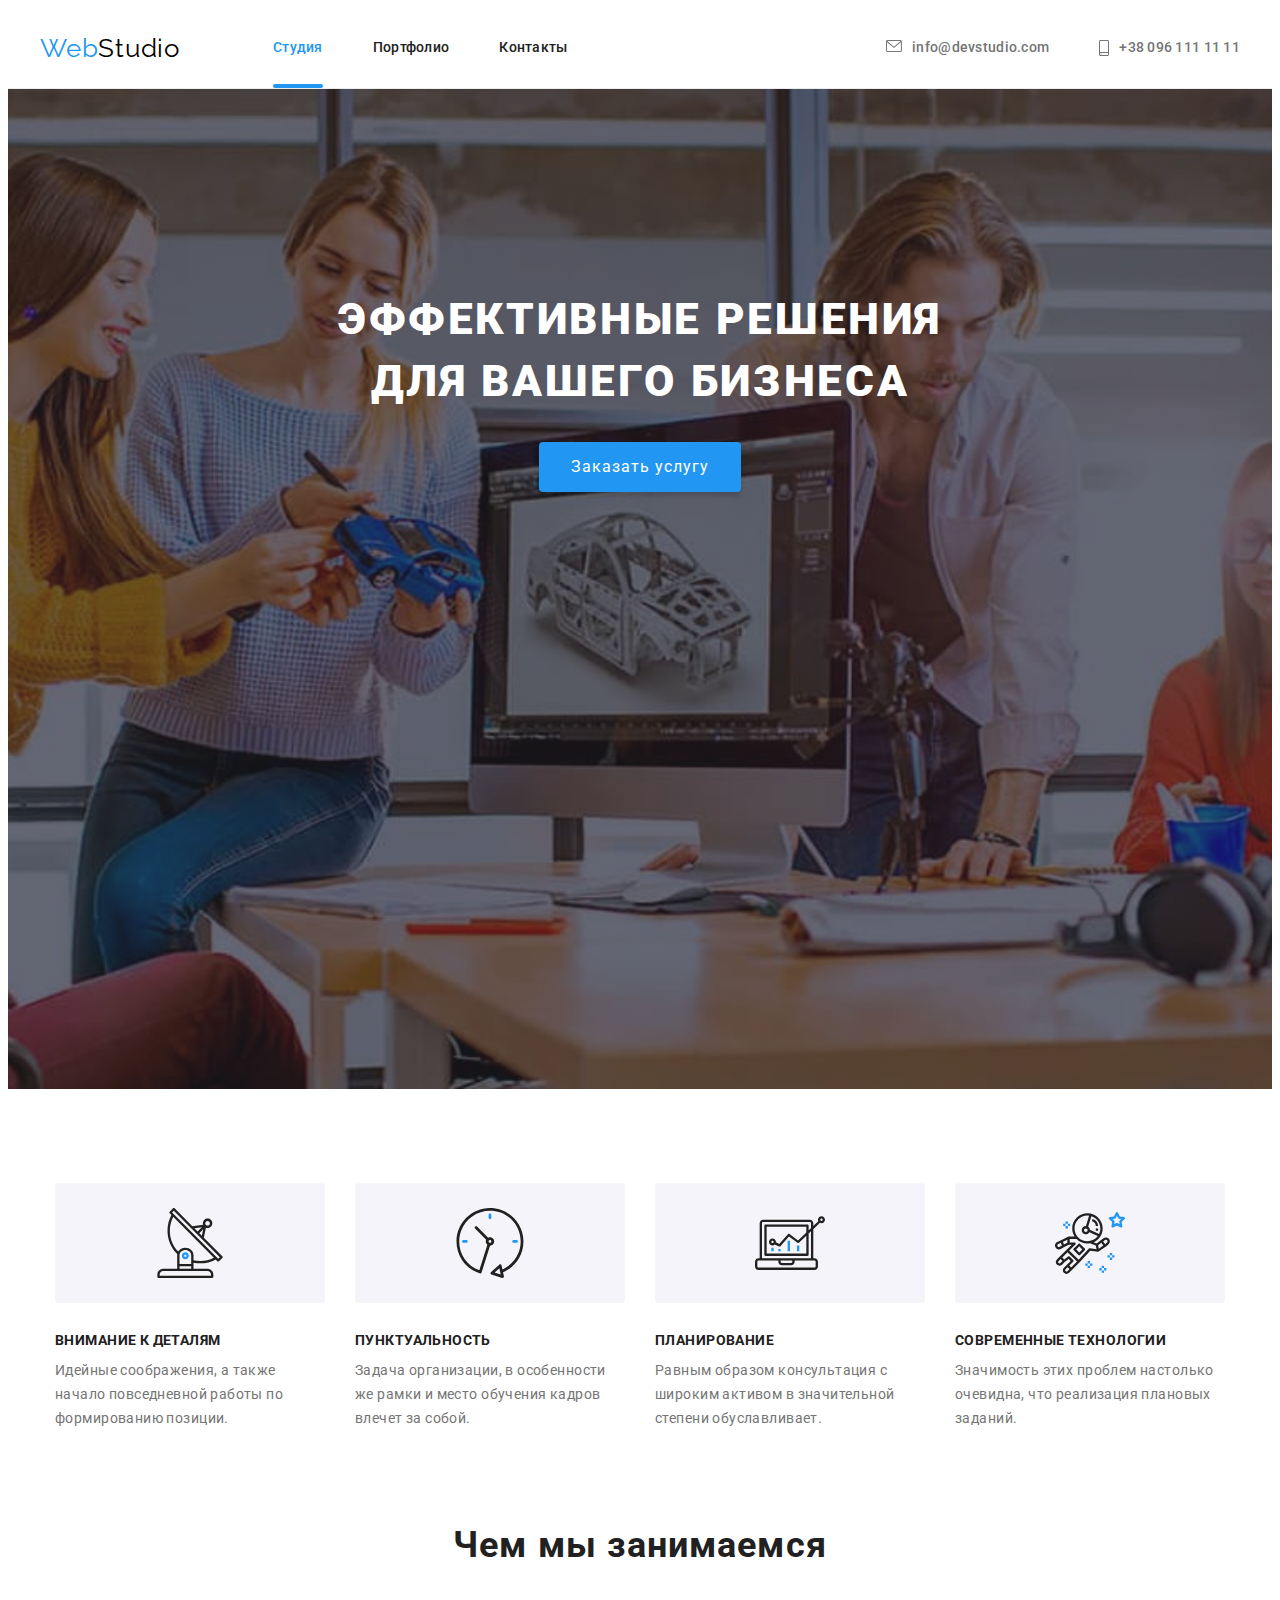
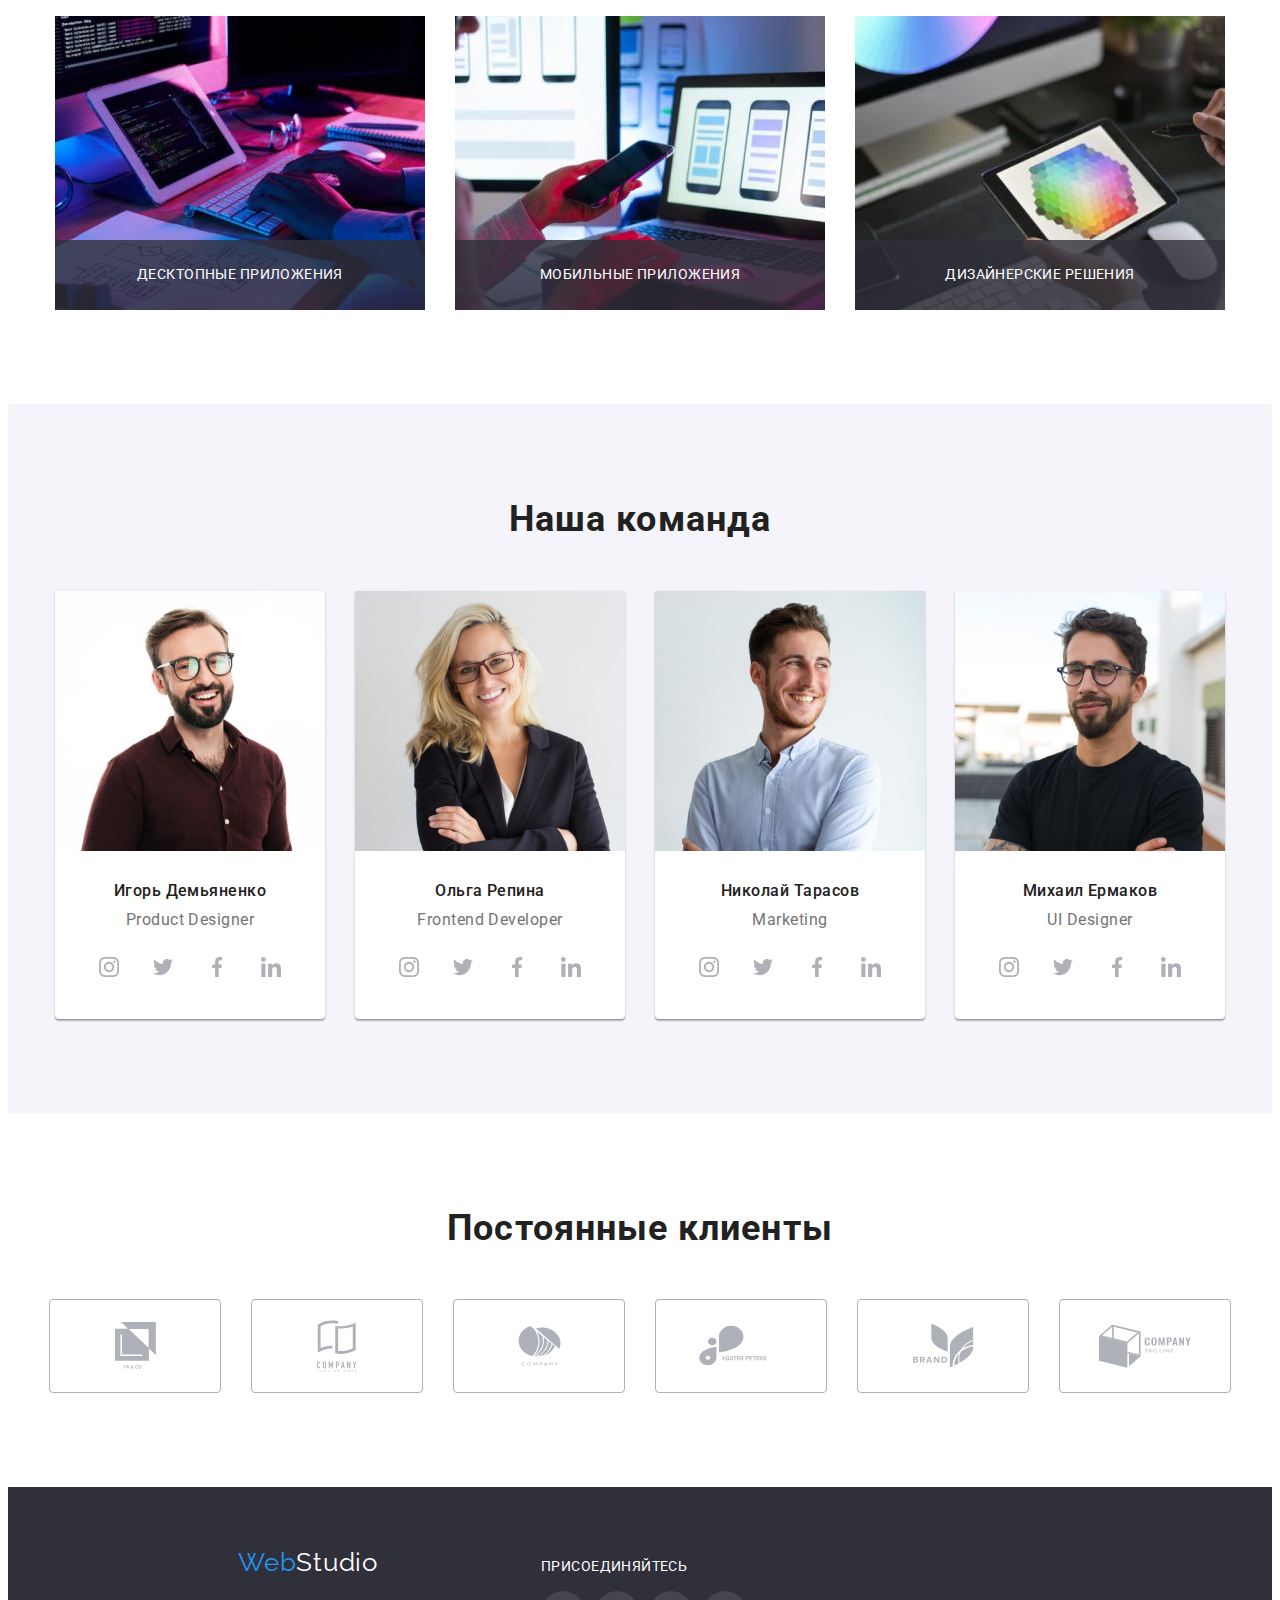
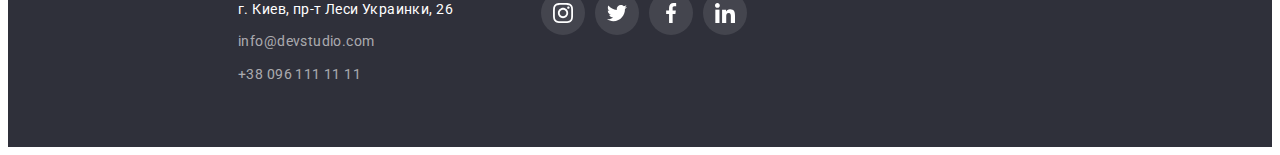
<file: index.html>
<!DOCTYPE html>
<html lang="ru">

<head>
    <meta charset="UTF-8">
    <meta http-equiv="X-UA-Compatible" content="IE=edge">
    <meta name="viewport" content="width=device-width, initial-scale=1.0">
    <title>Webstudio</title>
    <link rel="stylesheet" href="https://cdnjs.cloudflare.com/ajax/libs/modern-normalize/1.0.0/modern-normalize.min.css"
        integrity="sha512-ISS7cAi1PEhQ8jnbJpJZMd29NlhNj4AWYyLOSp2CE/CsHxTCu+r+t0D2yoJudVrd0/8fTVPUVDzY5Tvli75u/g=="
        crossorigin="anonymous" />
    <link rel="preconnect" href="https://fonts.gstatic.com">
    <link href="https://fonts.googleapis.com/css2?family=Raleway:wght@700&family=Roboto:wght@400;500;700;900&display=swap"
        rel="stylesheet">
    <link rel="stylesheet" href="./css/styles.css">
</head>

<body>
    <header class="header">
        <!-- Navigation section -->
        <div class="header-container container">
            <nav class="navigation">
                <a class="logo link" lang="en" href="./index.html">Web<span class="logo-top">Studio</span></a>
        
                <ul class="menu list">
                    <li class="menu-item current"><a class="menu-link link current" href="./index.html">Студия</a></li>
                    <li class="menu-item current"><a class="menu-link link" href="./portfolio.html">Портфолио</a></li>
                    <li class="menu-item current"><a class="menu-link link" href="">Контакты</a></li>
                </ul>
            </nav>
        
            <!-- Contact section -->
            <ul class="header-contacts list">
                <li class="header-contact-list"><a class="menu-link header-contact-links link email-link" href="mailto:info@devstudio.com">
                        <svg class="nav-icon-mail">
                            <use href="./images/icons.svg/symbol-defs.svg#envelope-icon" width="16" height="12"></use>
                        </svg>info@devstudio.com</a></li>
                <li class="header-contact-list"><a class="menu-link header-contact-links link tel-link" href="tel:+380961111111">
                    <svg class="nav-icon-tel">
                    <use href="./images/icons.svg/symbol-defs.svg#smartphone" width="10" height="16"></use>
                </svg>+38 096 111 11 11</a></li>
            </ul>
        </div>
    </header>

    <main>
        <!-- Hero section -->
        <section class="hero hero-background">
            <div class="container">
                <h1 class="hero-title">Эффективные решения для вашего бизнеса</h1>

                <button class="modal-btn buttons" data-modal-open>Заказать услугу</button>
                <div class="backdrop is-hidden" data-modal>
                    <div class="modal">
                        <p></p>
                        <button class="modal-close" data-modal-close>
                            <svg class="modal-close-icon" width="18" height="18">
                                <use></use>
                            </svg>
                        </button>
                    </div>
                </div>
            </div>
        </section>

        <!-- Advantages section -->
        <section class="advantages section">
            <div class="container">
                <h2 class="visually-hidden">Преимущества</h2>

                <ul class="advantages-list list">
                    <li class="advantages-item margins">
                        <div class="advantages-icon-box">
                            <svg class="advantages-icon">
                                <use href="./images/icons.svg/symbol-defs.svg#antenna-icon"></use>
                            </svg>
                        </div>

                        <h3 class="advantages-title">Внимание к деталям</h3>
                        <p class="advantages-text">Идейные соображения, а также начало повседневной работы по формированию позиции.</p>
                    </li>
                    <li class="advantages-item margins icon-punctuality">
                        <div class="advantages-icon-box">
                            <svg class="advantages-icon">
                                <use href="./images/icons.svg/symbol-defs.svg#clock"></use>
                            </svg>
                        </div>

                        <h3 class="advantages-title">Пунктуальность</h3>
                        <p class="advantages-text">Задача организации, в особенности же рамки и место обучения кадров влечет за собой.</p>
                    </li>
                    <li class="advantages-item margins icon-planning">
                        <div class="advantages-icon-box">
                            <svg class="advantages-icon">
                                <use href="./images/icons.svg/symbol-defs.svg#diagram"></use>
                            </svg>
                        </div>

                        <h3 class="advantages-title">Планирование</h3>
                        <p class="advantages-text">Равным образом консультация с широким активом в значительной степени обуславливает.</p>
                    </li>
                    <li class="advantages-item margins icon-technology">
                        <div class="advantages-icon-box">
                            <svg class="advantages-icon">
                                <use href="./images/icons.svg/symbol-defs.svg#astronaut"></use>
                            </svg>
                        </div>

                        <h3 class="advantages-title">Современные технологии</h3>
                        <p class="advantages-text">Значимость этих проблем настолько очевидна, что реализация плановых заданий.</p>
                    </li>
                </ul>
            </div>
        </section>

        <!-- Task section -->
        <section class="task">
            <div class="container">
                <h2 class="task-title">Чем мы занимаемся</h2>

                <ul class="task-list list">
                    <li class="task-item margins">
                        <img src="./images/tasks/task1.jpg" alt="Чем мы занимаемся" width="370">
                        <div class="task-thumb">
                            <p class="task-thumb-description">Десктопные приложения</p>
                        </div>
                        </li>
                    <li class="task-item margins">
                        <img src="./images/tasks/task2.jpg" alt="Чем мы занимаемся" width="370">
                        <div class="task-thumb">
                            <p class="task-thumb-description">Мобильные приложения</p>
                        </div>
                    </li>
                    <li class="task-item margins">
                        <img src="./images/tasks/task3.jpg" alt="Чем мы занимаемся" width="370">
                        <div class="task-thumb">
                            <p class="task-thumb-description">Дизайнерские решения</p>
                        </div>
                    </li>
                </ul>
            </div>
        </section>

        <!-- Our team section -->
        <section class="our-team-section section">
            <div class="container">
                <h2 class="team-title">Наша команда</h2>

                <ul class="team-list list">
                    <li class="team-item">
                        <img src="./images/our-team/team1.jpg" alt="Наша команда" width="270">
                            <div class="card-team-description">    
                                <h3 class="team-title-name team-text">Игорь Демьяненко</h3>
                                <p class="team-description team-text" lang="en">Product Designer</p>

                                <ul class="social-list">
                                    <li class="social-list-item">
                                        <a href="" class="social-list-link link">
                                            <svg class="social-list-icon" width="20px" height="20px">
                                                <use href="./images/icons.svg/symbol-defs.svg#instagram"></use>
                                            </svg>
                                        </a>
                                    </li>
                                    <li class="social-list-item">
                                        <a href="" class="social-list-link link">
                                            <svg class="social-list-icon">
                                                <use href="./images/icons.svg/symbol-defs.svg#twitter"></use>
                                            </svg>
                                        </a>
                                    </li>
                                    <li class="social-list-item">
                                        <a href="" class="social-list-link link">
                                            <svg class="social-list-icon" width="20px" height="20px">
                                                <use href="./images/icons.svg/symbol-defs.svg#facebook"></use>
                                            </svg>
                                        </a>
                                    </li>
                                    <li class="social-list-item">
                                        <a href="" class="social-list-link link">
                                            <svg class="social-list-icon" width="20px" height="20px">
                                                <use href="./images/icons.svg/symbol-defs.svg#linkedin"></use>
                                            </svg>
                                        </a>
                                    </li>
                                </ul>
                            </div>
                    </li>
                    <li class="team-item">
                        <img src="./images/our-team/team2.jpg" alt="Наша команда" width="270">
                            <div class="card-team-description">    
                                <h3 class="team-title-name team-text">Ольга Репина</h3>
                                <p class="team-description team-text" lang="en">Frontend Developer</p>

                                <ul class="social-list">
                                    <li class="social-list-item">
                                        <a href="" class="social-list-link link">
                                            <svg class="social-list-icon" width="20px" height="20px">
                                                <use href="./images/icons.svg/symbol-defs.svg#instagram"></use>
                                            </svg>
                                        </a>
                                    </li>
                                    <li class="social-list-item">
                                        <a href="" class="social-list-link link">
                                            <svg class="social-list-icon">
                                                <use href="./images/icons.svg/symbol-defs.svg#twitter"></use>
                                            </svg>
                                        </a>
                                    </li>
                                    <li class="social-list-item">
                                        <a href="" class="social-list-link link">
                                            <svg class="social-list-icon" width="20px" height="20px">
                                                <use href="./images/icons.svg/symbol-defs.svg#facebook"></use>
                                            </svg>
                                        </a>
                                    </li>
                                    <li class="social-list-item">
                                        <a href="" class="social-list-link link">
                                            <svg class="social-list-icon" width="20px" height="20px">
                                                <use href="./images/icons.svg/symbol-defs.svg#linkedin"></use>
                                            </svg>
                                        </a>
                                    </li>
                                </ul>
                            </div>
                    </li>
                    <li class="team-item">
                        <img src="./images/our-team/team3.jpg" alt="Наша команда" width="270">
                            <div class="card-team-description">   
                                <h3 class="team-title-name team-text">Николай Тарасов</h3>
                                <p class="team-description team-text" lang="en">Marketing</p>

                                <ul class="social-list">
                                    <li class="social-list-item">
                                        <a href="" class="social-list-link link">
                                            <svg class="social-list-icon" width="20px" height="20px">
                                                <use href="./images/icons.svg/symbol-defs.svg#instagram"></use>
                                            </svg>
                                        </a>
                                    </li>
                                    <li class="social-list-item">
                                        <a href="" class="social-list-link link">
                                            <svg class="social-list-icon">
                                                <use href="./images/icons.svg/symbol-defs.svg#twitter"></use>
                                            </svg>
                                        </a>
                                    </li>
                                    <li class="social-list-item">
                                        <a href="" class="social-list-link link">
                                            <svg class="social-list-icon" width="20px" height="20px">
                                                <use href="./images/icons.svg/symbol-defs.svg#facebook"></use>
                                            </svg>
                                        </a>
                                    </li>
                                    <li class="social-list-item">
                                        <a href="" class="social-list-link link">
                                            <svg class="social-list-icon" width="20px" height="20px">
                                                <use href="./images/icons.svg/symbol-defs.svg#linkedin"></use>
                                            </svg>
                                        </a>
                                    </li>
                                </ul>
                            </div>
                    </li>
                    <li class="team-item">
                        <img src="./images/our-team/team4.jpg" alt="Наша команда" width="270">
                            <div class="card-team-description">    
                                <h3 class="team-title-name team-text">Михаил Ермаков</h3>
                                <p class="team-description team-text" lang="en">UI Designer</p>

                                <ul class="social-list">
                                    <li class="social-list-item">
                                        <a href="" class="social-list-link link">
                                            <svg class="social-list-icon" width="20px" height="20px">
                                                <use href="./images/icons.svg/symbol-defs.svg#instagram"></use>
                                            </svg>
                                        </a>
                                    </li>
                                    <li class="social-list-item">
                                        <a href="" class="social-list-link link">
                                            <svg class="social-list-icon">
                                                <use href="./images/icons.svg/symbol-defs.svg#twitter"></use>
                                            </svg>
                                        </a>
                                    </li>
                                    <li class="social-list-item">
                                        <a href="" class="social-list-link link">
                                            <svg class="social-list-icon" width="20px" height="20px">
                                                <use href="./images/icons.svg/symbol-defs.svg#facebook"></use>
                                            </svg>
                                        </a>
                                    </li>
                                    <li class="social-list-item">
                                        <a href="" class="social-list-link link">
                                            <svg class="social-list-icon" width="20px" height="20px">
                                                <use href="./images/icons.svg/symbol-defs.svg#linkedin"></use>
                                            </svg>
                                        </a>
                                    </li>
                                </ul>
                            </div>
                    </li>
                </ul>
            </div>
        </section>

        <!-- Client section -->
        <section class="container section">
            <h2 class="client-title">Постоянные клиенты</h2>

            <ul class="client list">
                <li class="clients-item margins">
                        <a href="" class="client-link link">
                            <svg class="icon-link-clients" width="41" height="47">
                                <use href="./images/icons.svg/symbol-defs.svg#company-1"></use>
                            </svg>
                        </a>
                </li>
                <li class="clients-item margins">
                        <a href="" class="client-link link">
                            <svg class="icon-link-clients" width="40" height="52">
                                <use href="./images/icons.svg/symbol-defs.svg#company-2"></use>
                            </svg>
                        </a>
                </li>
                <li class="clients-item margins">
                        <a href="" class="client-link link">
                            <svg class="icon-link-clients" width="43" height="41">
                                <use href="./images/icons.svg/symbol-defs.svg#company-3"></use>
                            </svg>
                        </a>
                </li>
                <li class="clients-item margins">
                        <a href="" class="client-link link">
                            <svg class="icon-link-clients" width="84" height="41">
                                <use href="./images/icons.svg/symbol-defs.svg#company-4"></use>
                            </svg>
                        </a>
                </li>
                <li class="clients-item margins">
                        <a href="" class="client-link link">
                            <div class="client-icon-box"></div>
                            <svg class="icon-link-clients" width="63" height="45">
                                <use href="./images/icons.svg/symbol-defs.svg#company-5"></use>
                            </svg>
                        </a>
                </li>
                <li class="clients-item margins">
                    <div class="client-icon-box">
                        <a href="" class="client-link link">
                            <svg class="icon-link-clients" width="94" height="44">
                                <use href="./images/icons.svg/symbol-defs.svg#company-6"></use>
                            </svg>
                        </a>
                    </div>
                </li>
            </ul>
        </section>

    </main>

    <footer class="footer">
        <div class="container footer-container">
            <div class="footer-details">
                <a class="logo link" lang="en" href="./index.html">Web<span class="logo-bottom">Studio</span></a>

                <!-- Address section -->
                <address class="address">
                    <p class="p-footer">г. Киев, пр-т Леси Украинки, 26</p>
                    <ul class="list footer-margin">
                        <li>
                            <a class="footer-contact-links link" href="mailto:info@devstudio.com">info@devstudio.com</a>
                        </li>
                        <li class="footer-margin">
                            <a class="footer-contact-links link" href="tel:+380961111111">+38 096 111 11 11</a>
                        </li>
                    </ul>
                </address>
            </div>

            <div class="footer-social">
                <p class="footer-social-title">Присоединяйтесь</p>
                <ul class="social-list footer-social-list list">
                    <li class="social-list-item">
                        <a href="" class="social-list-link footer-social-link link">
                            <svg class="social-list-icon footer-social-icon">
                                <use href="./images/icons.svg/symbol-defs.svg#instagram" width="20px" height="20px"></use>
                            </svg>
                        </a>
                    </li>
                    <li class="social-list-item">
                        <a href="" class="social-list-link footer-social-link link">
                            <svg class="social-list-icon footer-social-icon">
                                <use href="./images/icons.svg/symbol-defs.svg#twitter" width="20px" height="20px"></use>
                            </svg>
                        </a>
                    </li>
                    <li class="social-list-item">
                        <a href="" class="social-list-link footer-social-link link">
                            <svg class="social-list-icon footer-social-icon">
                                <use href="./images/icons.svg/symbol-defs.svg#facebook" width="20px" height="20px"></use>
                            </svg>
                        </a>
                    </li>
                    <li class="social-list-item">
                        <a href="" class="social-list-link footer-social-link link">
                            <svg class="social-list-icon footer-social-icon">
                                <use href="./images/icons.svg/symbol-defs.svg#linkedin" width="20px" height="20px"></use>
                            </svg>
                        </a>
                    </li>
                </ul>
            </div>
        </div>
    </footer>

    <script src="./js/modal.js"></script>
</body>

</html>
</file>
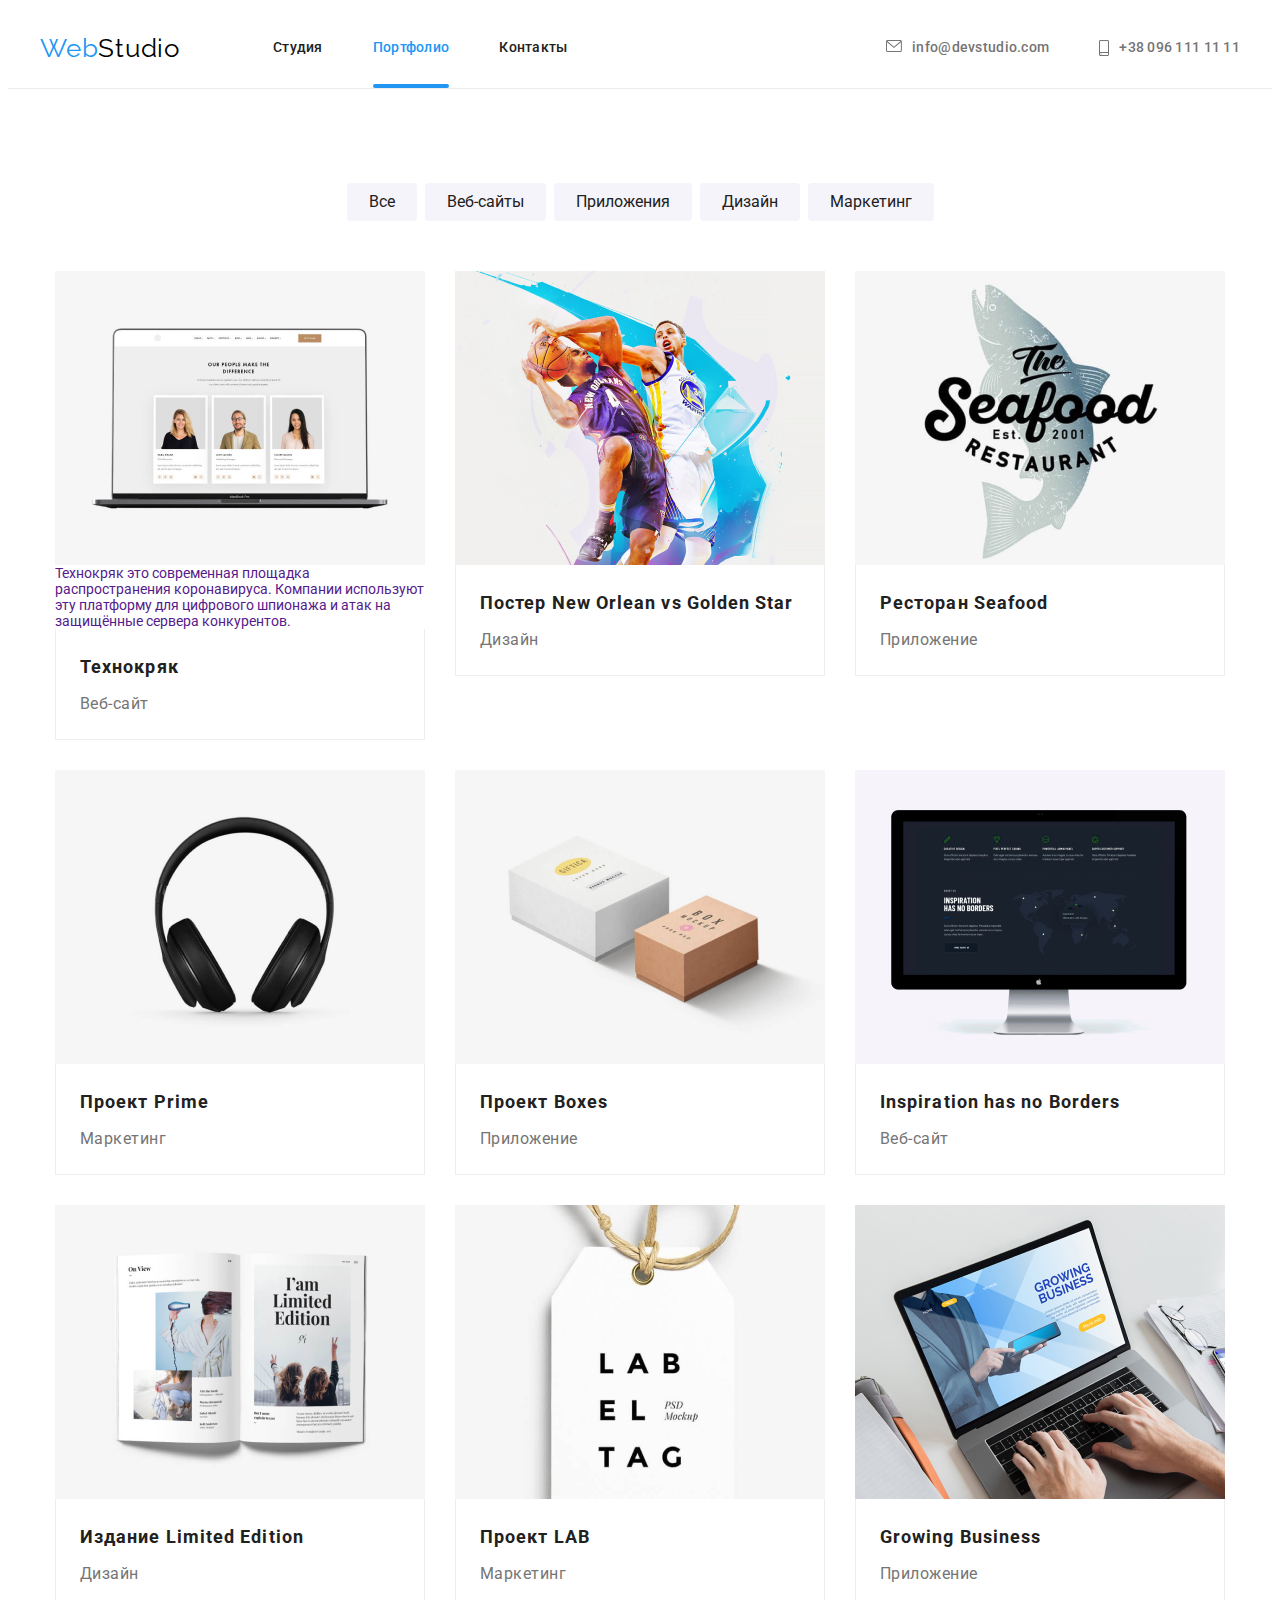
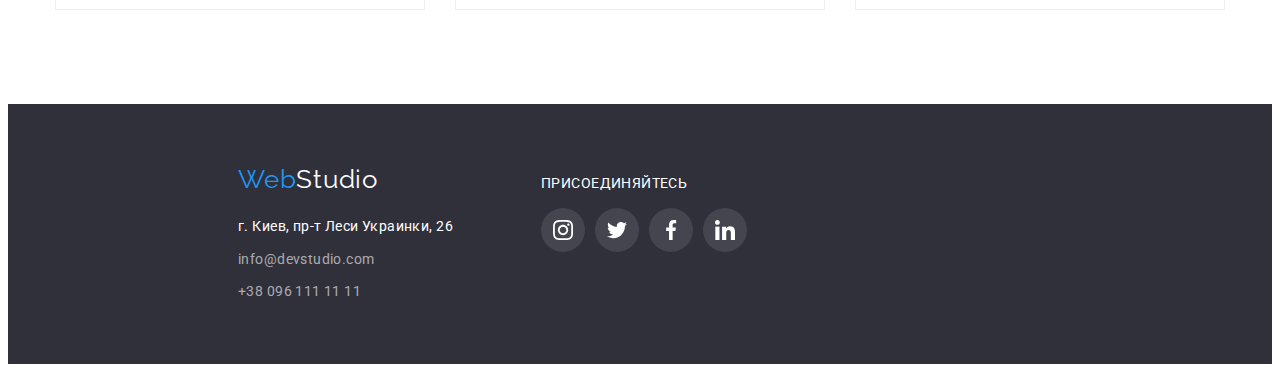
<file: portfolio.html>
<!DOCTYPE html>
<html lang="ru">

<head>
    <meta charset="UTF-8">
    <meta http-equiv="X-UA-Compatible" content="IE=edge">
    <meta name="viewport" content="width=device-width, initial-scale=1.0">
    <title>Webstudio</title>
    <link rel="stylesheet" href="https://cdnjs.cloudflare.com/ajax/libs/modern-normalize/1.0.0/modern-normalize.min.css"
        integrity="sha512-ISS7cAi1PEhQ8jnbJpJZMd29NlhNj4AWYyLOSp2CE/CsHxTCu+r+t0D2yoJudVrd0/8fTVPUVDzY5Tvli75u/g=="
        crossorigin="anonymous" />
    <link rel="preconnect" href="https://fonts.gstatic.com">
    <link href="https://fonts.googleapis.com/css2?family=Raleway:wght@700&family=Roboto:wght@400;500;700;900&display=swap"
        rel="stylesheet">
    <link rel="stylesheet" href="./css/styles.css">
</head>

<body>
    <header class="header">
        <!-- Navigation section -->
        <div class="header-container container">
            <nav class="navigation">
                <a class="logo link" lang="en" href="./index.html">Web<span class="logo-top">Studio</span></a>
    
                <ul class="menu list">
                    <li class="menu-item current"><a class="menu-link link" href="./index.html">Студия</a></li>
                    <li class="menu-item current"><a class="menu-link link current" href="./portfolio.html">Портфолио</a></li>
                    <li class="menu-item current"><a class="menu-link link" href="">Контакты</a></li>
                </ul>
            </nav>
    
            <!-- Contact section -->
            <ul class="header-contacts list">
                <li class="header-contact-list"><a class="menu-link header-contact-links link email-link"
                        href="mailto:info@devstudio.com">
                        <svg class="nav-icon-mail">
                            <use href="./images/icons.svg/symbol-defs.svg#envelope-icon" width="16" height="12"></use>
                        </svg>info@devstudio.com</a></li>
                <li class="header-contact-list"><a class="menu-link header-contact-links link tel-link"
                        href="tel:+380961111111"><svg class="nav-icon-tel">
                            <use href="./images/icons.svg/symbol-defs.svg#smartphone" width="10" height="16"></use>
                        </svg>+38 096 111 11 11</a></li>
            </ul>
        </div>
    </header>

    <main>
        <section class="section">
            <h1 class="visually-hidden">Фильтры</h1>
            <div class="portfolio-section container">
                <!-- Radio button section -->
                <ul class="radio-buttons-list list">
                    <li class="radio-button-item"><button class="r-button buttons" type="button">Все</button></li>
                    <li class="radio-button-item"><button class="r-button buttons" type="button">Веб-сайты</button></li>
                    <li class="radio-button-item"><button class="r-button buttons" type="button">Приложения</button></li>
                    <li class="radio-button-item"><button class="r-button buttons" type="button">Дизайн</button></li>
                    <li class="radio-button-item"><button class="r-button buttons" type="button">Маркетинг</button></li>
                </ul>

                <!-- Portfolio section -->
                    <ul class="portfolio-list list">
                        <li class="portfolio-item">
                            <a class="portfolio-link link" href="">
                                <img src="./images/portfolio/techno.jpg" alt="Технокряк" width="370" height="295">
                                <div class="portfolio-overlay">
                                    <p class="portfolio-overlay-text">Технокряк это современная площадка распространения коронавируса. Компании используют эту платформу для цифрового
                                    шпионажа и атак на защищённые сервера конкурентов.</p>
                                </div>
                                    <div class="description">
                                        <h2 class="portfolio-title">Технокряк</h2>
                                        <p class="portfolio-p">Веб-сайт</p>
                                    </div>
                            </a>
                        </li>
                        <li class="portfolio-item">
                            <a class="portfolio-link link" href="">
                                <img src="./images/portfolio/poster.jpg" alt="Постер" width="370" height="295">
                                    <div class="description">
                                        <h2 class="portfolio-title">Постер New Orlean vs Golden Star</h2>
                                        <p class="portfolio-p">Дизайн</p>
                                    </div>
                            </a>
                        </li>
                        <li class="portfolio-item">
                            <a class="portfolio-link link" href="">
                                <img src="./images/portfolio/seafood.jpg" alt="Морская еда" width="370" height="295">
                                    <div class="description">
                                        <h2 class="portfolio-title">Ресторан Seafood</h2>
                                        <p class="portfolio-p">Приложение</p>
                                    </div>
                                    </a>
                        </li>
                        <li class="portfolio-item">
                            <a class="portfolio-link link" href="">
                                <img src="./images/portfolio/headphones.jpg" alt="Наушники" width="370" height="295">
                                    <div class="description">
                                        <h2 class="portfolio-title">Проект Prime</h2>
                                        <p class="portfolio-p">Маркетинг</p>
                                    </div>
                                    </a>
                        </li>
                        <li class="portfolio-item">
                            <a class="portfolio-link link" href="">
                                <img src="./images/portfolio/box.jpg" alt="Коробки" width="370" height="295">
                                    <div class="description">
                                        <h2 class="portfolio-title">Проект Boxes</h2>
                                        <p class="portfolio-p">Приложение</p>
                                    </div>
                            </a>
                        </li>
                        <li class="portfolio-item">
                            <a class="portfolio-link link" href="">
                                <img src="./images/portfolio/tv.jpg" alt="Телевизор" width="370" height="295">
                                    <div class="description">
                                        <h2 class="portfolio-title">Inspiration has no Borders</h2>
                                        <p class="portfolio-p">Веб-сайт</p>
                                    </div>
                            </a>
                        </li>
                        <li class="portfolio-item">
                            <a class="portfolio-link link" href="">
                                <img src="./images/portfolio/book.jpg" alt="Книга" width="370" height="295">
                                    <div class="description">
                                        <h2 class="portfolio-title">Издание Limited Edition</h2>
                                        <p class="portfolio-p">Дизайн</p>
                                    </div>
                            </a>
                        </li>
                        <li class="portfolio-item">
                            <a class="portfolio-link link" href="">
                                <img src="./images/portfolio/tag.jpg" alt="Тег" width="370" height="295">
                                    <div class="description">
                                        <h2 class="portfolio-title">Проект LAB</h2>
                                        <p class="portfolio-p">Маркетинг</p>
                                    </div>
                            </a>
                        </li>
                        <li class="portfolio-item">
                            <a class="portfolio-link link" href="">
                                <img src="./images/portfolio/laptop.jpg" alt="Лаптоп" width="370" height="295">
                                    <div class="description">
                                        <h2 class="portfolio-title">Growing Business</h2>
                                        <p class="portfolio-p">Приложение</p>
                                    </div>                               
                            </a>
                        </li>
                    </ul>
            </div>
        </section>

    </main>

    <footer class="footer">
        <div class="container footer-container">
            <div class="footer-details">
                <a class="logo link" lang="en" href="./index.html">Web<span class="logo-bottom">Studio</span></a>
    
                <!-- Address section -->
                <address class="address">
                    <p class="p-footer">г. Киев, пр-т Леси Украинки, 26</p>
                    <ul class="list footer-margin">
                        <li>
                            <a class="footer-contact-links link" href="mailto:info@devstudio.com">info@devstudio.com</a>
                        </li>
                        <li class="footer-margin">
                            <a class="footer-contact-links link" href="tel:+380961111111">+38 096 111 11 11</a>
                        </li>
                    </ul>
                </address>
            </div>
    
            <div class="footer-social">
                <p class="footer-social-title">Присоединяйтесь</p>
                <ul class="social-list footer-social-list list">
                    <li class="social-list-item">
                        <a href="" class="social-list-link footer-social-link link">
                            <svg class="social-list-icon footer-social-icon">
                                <use href="./images/icons.svg/symbol-defs.svg#instagram" width="20px" height="20px"></use>
                            </svg>
                        </a>
                    </li>
                    <li class="social-list-item">
                        <a href="" class="social-list-link footer-social-link link">
                            <svg class="social-list-icon footer-social-icon">
                                <use href="./images/icons.svg/symbol-defs.svg#twitter" width="20px" height="20px"></use>
                            </svg>
                        </a>
                    </li>
                    <li class="social-list-item">
                        <a href="" class="social-list-link footer-social-link link">
                            <svg class="social-list-icon footer-social-icon">
                                <use href="./images/icons.svg/symbol-defs.svg#facebook" width="20px" height="20px"></use>
                            </svg>
                        </a>
                    </li>
                    <li class="social-list-item">
                        <a href="" class="social-list-link footer-social-link link">
                            <svg class="social-list-icon footer-social-icon">
                                <use href="./images/icons.svg/symbol-defs.svg#linkedin" width="20px" height="20px"></use>
                            </svg>
                        </a>
                    </li>
                </ul>
            </div>
        </div>
    </footer>

</body>
</html>
</file>
<file: css/styles.css>
h1,
h2,
h3,
h4,
h5,
h6,
p {
  margin-top: 0;
  margin-bottom: 0;
}

ul,
ol {
  margin-bottom: 0;
  margin-top: 0;
  padding-left: 0;
}

img {
  display: block;
  max-width: 100%;
  height: auto;
}

:root {
  /* fonts */
  --primary-font: "Roboto", sans-serif;
  --secondary-font: "Raleway", sans-serif;
  --main-font-size: 14px;
  --secondary-font-size: 16px;
  /* colors */
  --primary-text-color: #212121;
  --secondary-text-color: #757575;
  --h1-button-text-color: #ffffff;
  --accent-color: #2196f3;
  --background-color: #e5e5e5;
  --hero-footer-background: #2f303a;
  --radio-button-section-background: #f5f4fa;
  --border-color: #eeeeee;
  --icon-color: #afb1b8;
  --footer-contact-link-color: rgba(255, 255, 255, 0.6);
  --logo-top-color: #000000;
  --header-border-color: #ececec;
  --button-shaddow: 0px 4px 4px rgba(0, 0, 0, 0.15);
}

body {
  font-family: var(--primary-font);
  font-size: var(--main-font-size);
  color: var(--background-color);
}

/* ======== COMPONENTS ======== */

.list {
  list-style-type: none;
}

.link {
  text-decoration: none;
}

.section {
  padding-top: 94px;
  padding-bottom: 94px;
}

.margins:not(:last-child) {
  margin-right: 30px;
}

.visually-hidden {
  position: absolute;
  width: 1px;
  height: 1px;
  margin: -1px;
  border: 0;
  padding: 0;

  white-space: nowrap;
  clip-path: inset(100%);
  clip: rect(0 0 0 0);
  overflow: hidden;
}

/* ======== END COMPONENTS ======== */

/* HEADER */

.header {
  border-bottom: 1px solid var(--header-border-color);
  background-color: var(--h1-button-text-color);
}

.container {
  margin: 0 auto;
  width: 1200px;
  padding-left: 15px;
  padding-right: 15px;
}

.header-container {
  display: flex;
  align-items: center;
  justify-content: space-between;
}

/* ======== LOGO ======== */

.logo {
  font-family: var(--secondary-font);
  font-size: 26px;
  line-height: 1.19;
  letter-spacing: 0.03em;
  margin-right: 93px;
  color: var(--accent-color);
}

.footer-container > .logo {
  margin-right: 0;
}

.logo-top {
  color: var(--logo-top-color);
}

.logo-bottom {
  color: var(--h1-button-text-color);
}

/* ======== END LOGO ======== */

/* ======== NAVIGATION ======== */

.navigation {
  display: flex;
  align-items: center;
}

.menu {
  display: flex;
  align-items: center;
}

.menu-link {
  position: relative;
  display: block;
  font-family: var(--primary-font);
  font-weight: 500;
  line-height: 1.14;
  letter-spacing: 0.02em;
  padding: 32px 0;
  color: var(--primary-text-color);
  transition: color 250ms cubic-bezier(0.4, 0, 0.2, 1);
}

.navigation .menu-link:hover::after,
.navigation .menu-link:focus::after {
  content: "";
  position: absolute;
  width: 100%;
  height: 4px;
  display: block;
  margin-top: 28px;
  background-color: var(--accent-color);
  border-radius: 2px;
}

.menu-link.current::after {
  content: "";
  position: absolute;
  width: 100%;
  height: 4px;
  display: block;
  margin-top: 28px;
  background: var(--accent-color);
  border-radius: 2px;
}

.navigation .menu-item:hover::after,
.navigation .menu-item:focus::after {
  transition: background-color 250ms cubic-bezier(0.4, 0, 0.2, 1);
}

.menu-item:not(:last-child) {
  margin-right: 50px;
}

.menu-link:hover,
.menu-link:focus {
  color: var(--accent-color);
}

.menu-item .link.current {
  color: var(--accent-color);
}

/* ======== CONTACTS ======== */

.header-contacts {
  display: flex;
}

.header-contact-list:not(:last-child) {
  margin-right: 50px;
}

.nav-icon-mail {
  margin-right: 10px;
  width: 16px;
  height: 12px;
  fill: currentColor;
}

.nav-icon-tel {
  margin-right: 10px;
  width: 10px;
  height: 16px;
  fill: currentColor;
}

.header-contact-links {
  display: flex;
  color: var(--secondary-text-color);

  transition: color 250ms cubic-bezier(0.4, 0, 0.2, 1);
}

.header-contact-links:hover,
.header-contact-links:focus {
  fill: var(--accent-color);
}

/* ======== END CONTACTS ======== */
/* END HEADER */

/* ======== BUTTONS ======== */

.buttons {
  font-family: inherit;
  font-size: var(--secondary-font-size);
  border-radius: 4px;
  transition: color 250ms cubic-bezier(0.4, 0, 0.2, 1);
}

.button:hover,
.button:focus {
  color: var(--accent-color);
}

/* ======== END BUTTONS ======== */

/* ======== HERO SECTION ======== */

.hero > .container {
  display: flex;
  flex-direction: column;
  justify-content: center;
  align-items: center;
}

.hero {
  padding-top: 200px;
  padding-bottom: 200px;
  background: var(--hero-footer-background);
}

.hero-background {
  max-width: 1600px;
  height: 600px;
  margin-left: auto;
  margin-right: auto;
  background-image: linear-gradient(
      rgba(47, 48, 58, 0.4),
      rgba(47, 48, 58, 0.4)
    ),
    url("../images/hero-image.jpg");
  background-repeat: no-repeat;
  background-position: center;
  background-size: cover;
}

.hero-title {
  width: 696px;
  font-weight: 900;
  font-size: 44px;
  line-height: 1.4;
  text-align: center;
  letter-spacing: 0.06em;
  text-transform: uppercase;
  color: var(--h1-button-text-color);
}

.modal-btn {
  line-height: 1.88;
  letter-spacing: 0.06em;
  padding: 10px 32px;
  margin-top: 30px;

  border-radius: 4px;
  color: var(--h1-button-text-color);
  background: var(--accent-color);
  box-shadow: var(--button-shaddow);
  border: none;
}

.backdrop {
  position: fixed;
  left: 0px;
  top: 0px;
  width: 100%;
  height: 100%;
  background: rgba(0, 0, 0, 0.2);
}

.backdrop.is-hidden {
  opacity: 0;
  pointer-events: none;
}

.modal {
  position: absolute;
  display: flex;
  top: 50%;
  left: 50%;
  width: 528px;
  height: 581px;
  transform: translate(-50%, -50%);

  background: #ffffff;
  box-shadow: 0px 1px 3px rgba(0, 0, 0, 0.12), 0px 1px 1px rgba(0, 0, 0, 0.14),
    0px 2px 1px rgba(0, 0, 0, 0.2);
  border-radius: 4px;
}

.modal-close {
  position: absolute;
  width: 30px;
  height: 30px;
  justify-self: end;
  /* padding-top: 8px;
  margin-left: 8px; */
  border-radius: 50%;
  background: #ffffff;
  border: 1px solid rgba(0, 0, 0, 0.1);
  box-sizing: border-box;
}
/* ======== END HERO SECTION ======== */

/* ======== ADVANTAGE SECTION ======== */

.advantages-list {
  display: flex;
  flex-wrap: wrap;
  align-items: center;
  justify-content: center;
}

.advantages-icon {
  width: 70px;
  height: 70px;
}

.advantages-icon-box {
  display: flex;
  justify-content: center;
  align-items: center;
  width: 270px;
  height: 120px;
  background: var(--radio-button-section-background);
  border-radius: 4px;
}

.advantages-item {
  width: 270px;
}

.advantages-title {
  margin-top: 30px;
  font-size: 14px;
  line-height: 1.14;
  letter-spacing: 0.03em;
  text-transform: uppercase;
  color: var(--primary-text-color);
}

.advantages-text {
  line-height: 1.7;
  letter-spacing: 0.03em;
  margin-top: 10px;
  color: var(--secondary-text-color);
}
/* ======== END ADVANTAGE SECTION ======== */

/* ======== TASK SECTION ======== */

.task {
  padding-bottom: 94px;
}

.task-title {
  font-size: 36px;
  line-height: 1.17;
  letter-spacing: 0.03em;
  text-align: center;
  color: var(--primary-text-color);
}

.task-list {
  display: flex;
  flex-wrap: wrap;
  justify-content: center;
  margin-left: auto;
  margin-right: auto;
  margin-top: 50px;
}

.task-item {
  position: relative;
  width: 370px;
  z-index: -1;
}

.task-thumb {
  position: absolute;
  display: flex;
  justify-content: center;
  align-items: center;
  width: 100%;
  height: 70px;
  bottom: 0;
  background-color: rgba(47, 48, 58, 0.8);
}

.task-thumb-description {
  line-height: 1.14;
  letter-spacing: 0.03em;
  text-transform: uppercase;
  color: var(--h1-button-text-color);
}

/* ======== OUR TEAM SECTION ======== */

.our-team-section {
  background: var(--radio-button-section-background);
}

.card-team-description {
  padding-top: 30px;
  padding-bottom: 30px;
}

.team-title {
  font-size: 36px;
  line-height: 1.17;
  letter-spacing: 0.03em;
  text-align: center;
  margin-bottom: 50px;
  color: var(--primary-text-color);
}

.team-list {
  display: flex;
  flex-wrap: wrap;
  justify-content: center;
  align-items: center;
  margin-left: -30px;
  margin-top: -30px;
}

.team-item {
  width: 270px;
  margin-left: 30px;
  margin-top: 30px;
  background-color: var(--h1-button-text-color);
  box-shadow: 0px 1px 3px rgba(0, 0, 0, 0.12), 0px 1px 1px rgba(0, 0, 0, 0.14),
    0px 2px 1px rgba(0, 0, 0, 0.2);
  border-radius: 0px 0px 4px 4px;
}

.team-text {
  font-size: var(--secondary-font-size);
  line-height: 1.19;
  text-align: center;
  letter-spacing: 0.03em;
}

.team-title-name {
  font-weight: 500;
  color: var(--primary-text-color);
}

.team-description {
  margin-top: 10px;
  color: var(--secondary-text-color);
}

.social-list {
  display: flex;
  align-items: center;
  justify-content: center;
  margin-top: 16px;
}

.social-list-item {
  display: flex;
  justify-content: space-between;
  align-items: center;
}

.social-list-icon {
  width: 20px;
  height: 20px;
  fill: var(--icon-color);

  transition: fill 250ms cubic-bezier(0.4, 0, 0.2, 1);
}

.social-list-link {
  display: flex;
  justify-content: center;
  align-items: center;
  width: 44px;
  height: 44px;
  border-radius: 50%;
  background-color: var(--h1-button-text-color);

  transition: background-color 250ms cubic-bezier(0.4, 0, 0.2, 1);
}

.social-list-item:not(:last-child) {
  margin-right: 10px;
}

.social-list-link:hover,
.social-list-link:focus {
  background-color: var(--accent-color);
}

.social-list-link:hover .social-list-icon,
.social-list-link:focus .social-list-icon {
  fill: var(--h1-button-text-color);
}

/* ======== END OUR TEAM SECTION ======== */

/* ======== CLIENTS SECTION ======== */

.client-title {
  font-size: 36px;
  line-height: 1.17;
  text-align: center;
  letter-spacing: 0.03em;
  color: var(--primary-text-color);
}

.client {
  display: flex;
  flex-wrap: wrap;
  justify-content: center;
  align-items: center;
  margin-top: 50px;
}

.clients-item {
  display: flex;
  justify-content: center;
  align-items: center;
}

.client-link {
  display: flex;
  justify-content: center;
  align-items: center;
  width: 170px;
  height: 92px;
  border: 1px solid var(--icon-color);
  border-radius: 4px;

  transition: border-color 250ms cubic-bezier(0.4, 0, 0.2, 1);
}

.icon-link-clients {
  fill: var(--icon-color);

  transition: fill 250ms cubic-bezier(0.4, 0, 0.2, 1);
}

.client-link:hover,
.client-link:focus {
  border-color: var(--accent-color);
}

.client-link:hover .icon-link-clients,
.client-link:focus .icon-link-clients {
  fill: var(--accent-color);
}

/* ======== END OUR TEAM SECTION ======== */

/* ======== FOOTER ======== */

.footer {
  padding-left: 215px;
  padding-right: 215px;
  background: var(--hero-footer-background);
}

.footer-container {
  display: flex;
  align-items: baseline;
  padding: 60px 15px;
}

.footer-details {
  margin-right: 70px;
}

.address {
  margin-top: 20px;
  margin-right: 0;
  font-style: normal;
}

.footer-margin {
  margin-top: 9px;
}

.p-footer {
  line-height: 1.7;
  letter-spacing: 0.03em;
  color: var(--h1-button-text-color);
}

.footer-contact-links {
  line-height: 1.7;
  letter-spacing: 0.03em;
  margin-top: 9px;
  color: var(--footer-contact-link-color);

  transition: color 250ms cubic-bezier(0.4, 0, 0.2, 1);
}

.footer-contact-links:hover,
.footer-contact-links:focus {
  color: var(--accent-color);
}

.footer-social > .social-list {
  padding-left: 0;
  padding-right: 0;
}

.footer-social-link:not(:last-child) {
  margin-right: 10px;
}

.footer-social-link {
  background-color: rgba(255, 255, 255, 0.1);
}

.footer-social-icon {
  fill: var(--h1-button-text-color);
}

.footer-social-title {
  line-height: 1.14;
  letter-spacing: 0.03em;
  text-transform: uppercase;
  color: var(--h1-button-text-color);
}

/* ======== END FOOTER ======== */

/* PORTTFOLIO CSS */
/* ======== Radio button section ======== */

.radio-buttons-list {
  display: flex;
  flex-wrap: wrap;
  justify-content: center;
}

.radio-button-item:not(:last-child) {
  margin-right: 8px;
}

.r-button {
  cursor: pointer;
  line-height: 1.63;
  padding: 6px 22px;
  background: var(--radio-button-section-background);
  border: none;
  color: var(--primary-text-color);

  transition: color 250ms cubic-bezier(0.4, 0, 0.2, 1),
    background-color 250ms cubic-bezier(0.4, 0, 0.2, 1),
    box-shaddow 250ms cubic-bezier(0.4, 0, 0.2, 1);
}

.r-button:hover,
.r-button:focus {
  background-color: var(--accent-color);
  color: var(--h1-button-text-color);
  box-shadow: 0px 3px 1px rgba(0, 0, 0, 0.1), 0px 1px 2px rgba(0, 0, 0, 0.08),
    0px 2px 2px rgba(0, 0, 0, 0.12);
  border-radius: 4px;
}

.r-button .link:active,
.r-button .link:visited {
  color: var(--accent-color);
}

/* ======== Radio button section END ======== */

/* ======== Portfolio section ======== */

.portfolio-section {
  display: flex;
  justify-content: center;
  flex-direction: column;
  align-items: center;
}

.portfolio-list {
  display: flex;
  flex-wrap: wrap;
  justify-content: center;
  flex-basis: calc((100% - 60px) / 3);
  margin-top: 50px;
}

.portfolio-item {
  position: relative;
  width: 370px;
  margin-right: 30px;
  margin-bottom: 30px;

  transition: box-shaddow 250ms cubic-bezier(0.4, 0, 0.2, 1);
}

.portfolio-item:nth-child(3n) {
  margin-right: 0;
}

.portfolio-item:nth-last-child(-n + 3) {
  margin-bottom: 0;
}

.description {
  padding: 20px 24px;
  border: 1px solid var(--border-color);
  border-top: none;
}

.portfolio-title {
  color: var(--primary-text-color);
  font-weight: 700px;
  font-size: 18px;
  line-height: 2;
  letter-spacing: 0.06em;
}

.portfolio-p {
  margin-top: 4px;
  font-size: var(--secondary-font-size);
  line-height: 1.87;
  letter-spacing: 0.03em;
  color: var(--secondary-text-color);
}

.portfolio-item:hover,
.portfolio-item:focus {
  background-color: var(--h1-button-text-color);
  box-shadow: 0px 1px 1px rgba(0, 0, 0, 0.12), 0px 4px 4px rgba(0, 0, 0, 0.06),
    1px 4px 6px rgba(0, 0, 0, 0.16);
}

.portfolio-item:hover::after {
  content: "";
  position: absolute;
  top: 0;
  bottom: 0;
  width: 100%;
  height: 294px;
  background: rgba(33, 150, 243, 0.9);
}

/* .portfolio-item:hover::after,
.portfolio-item:hover::after {
  width: 100%;
  height: 100%;
  padding: 63px 24px;
  background: rgba(33, 150, 243, 0.9);
} */

/* ======== Portfolio section END ======== */ ;
</file>
